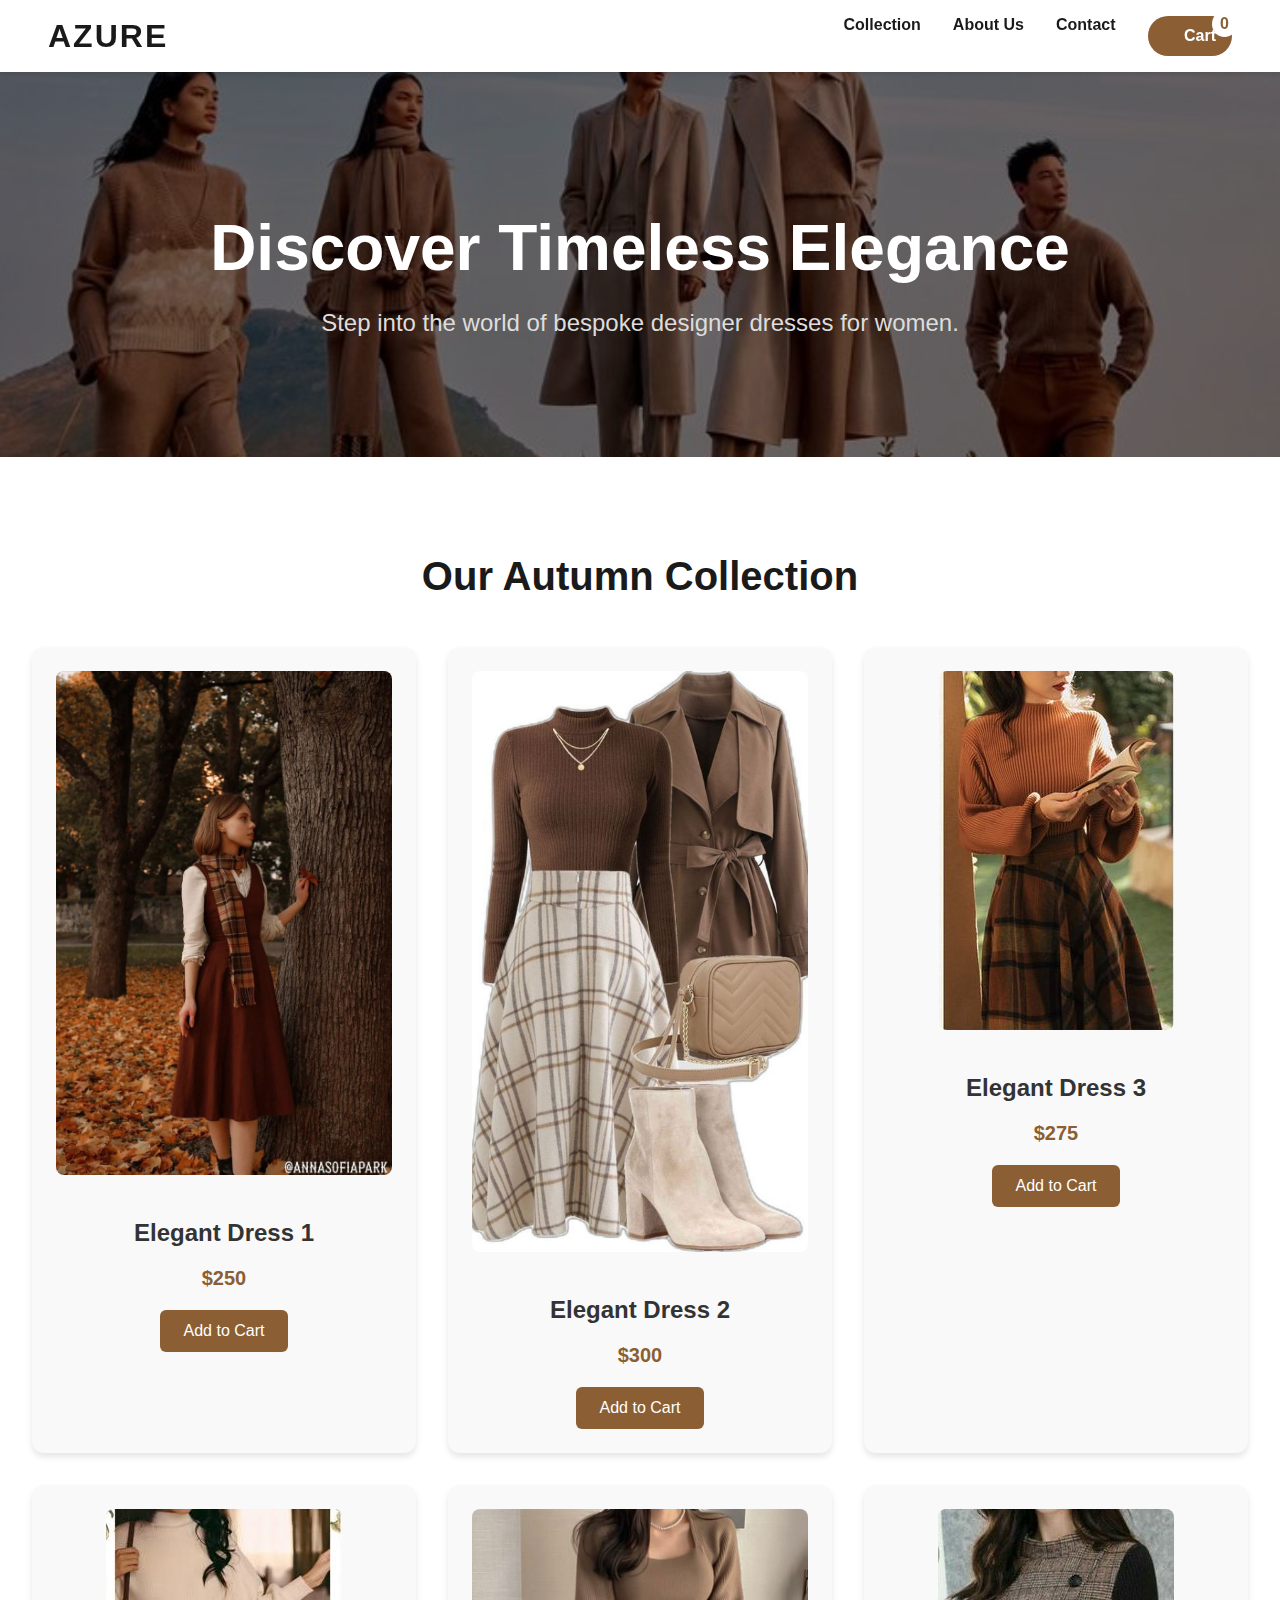
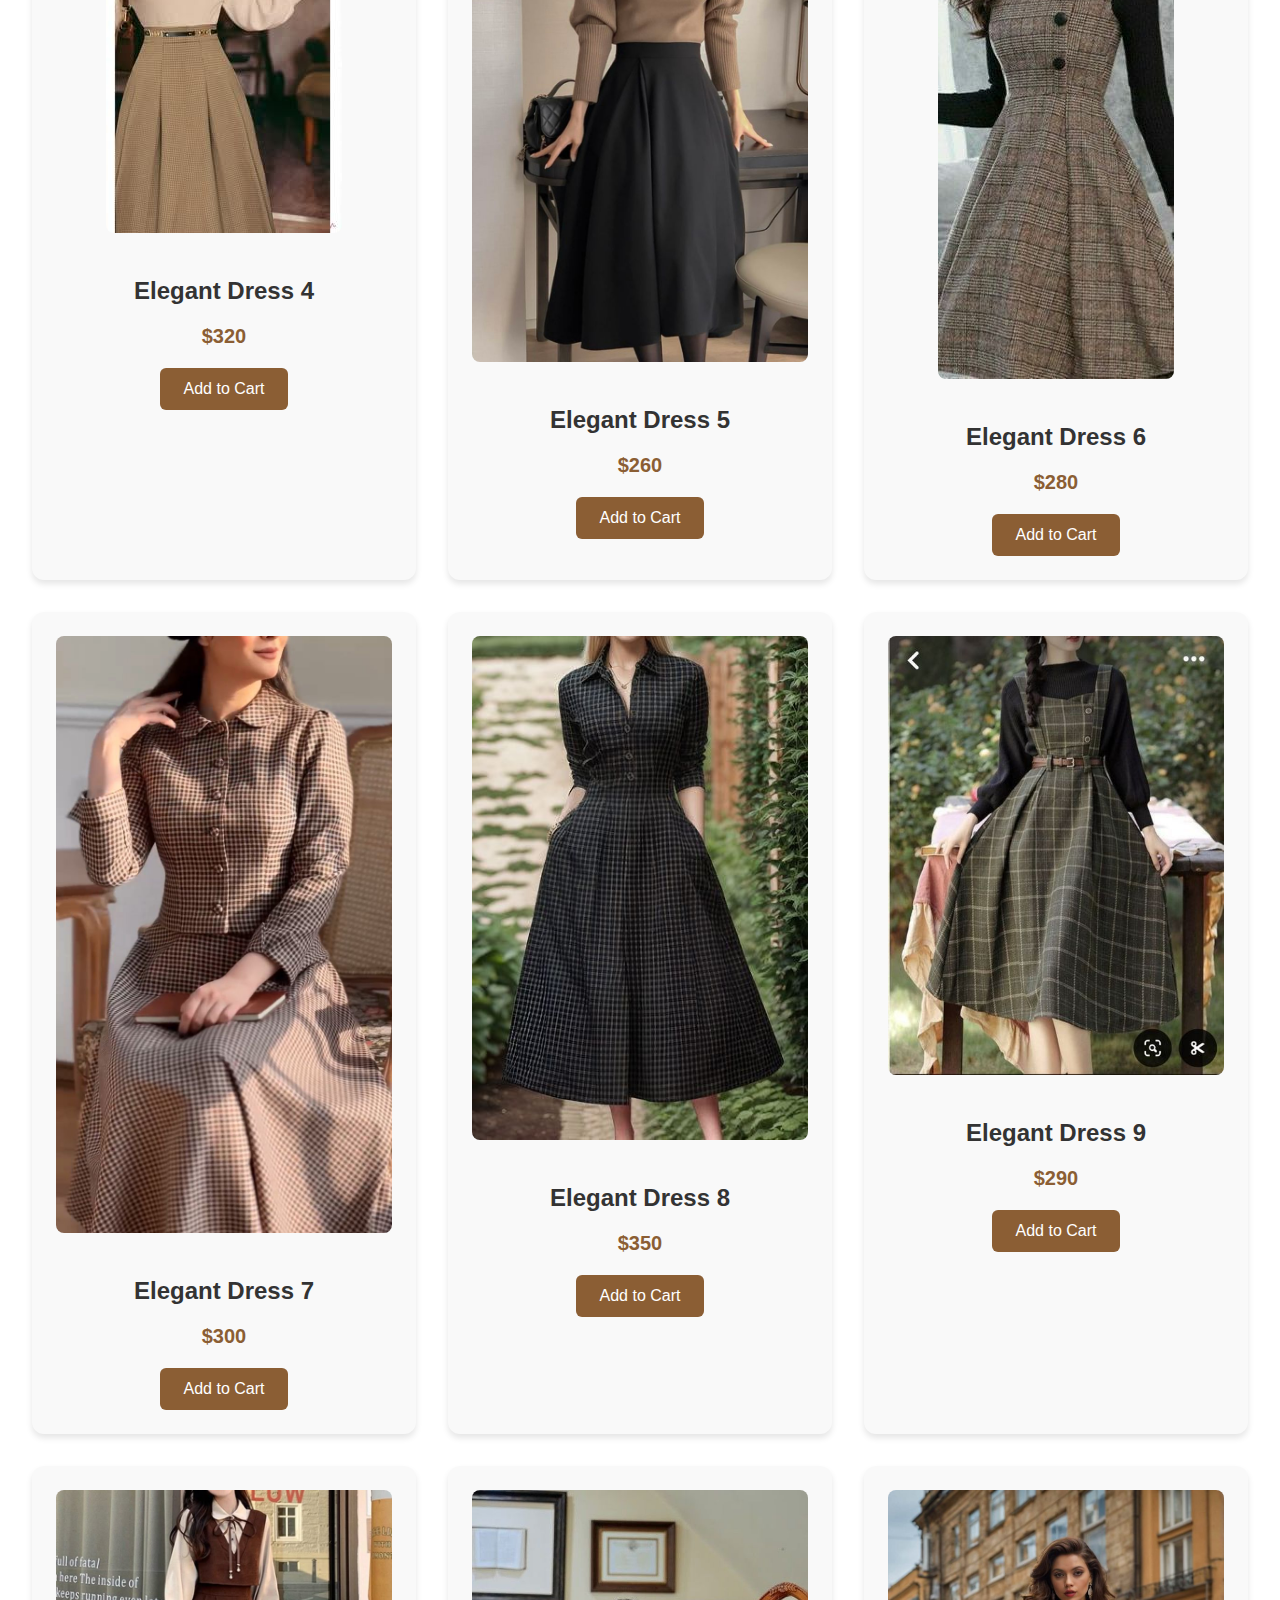
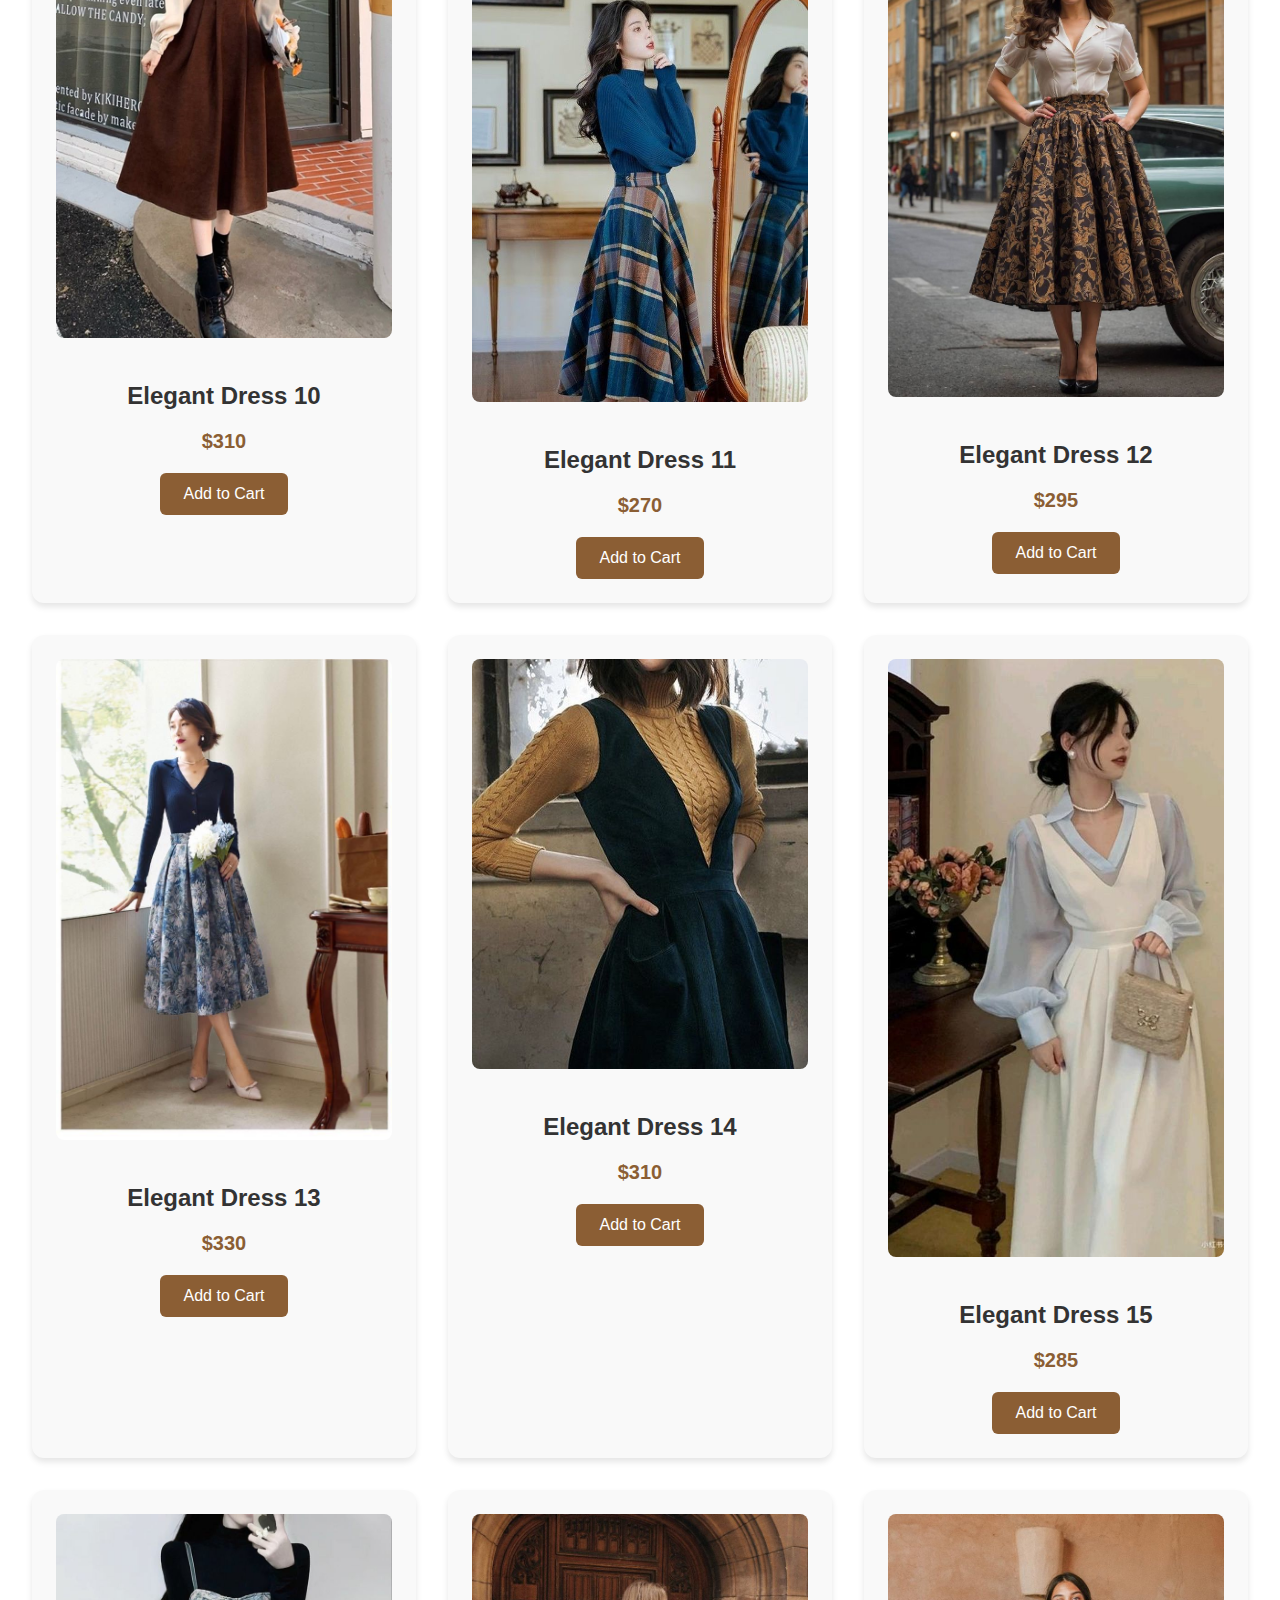
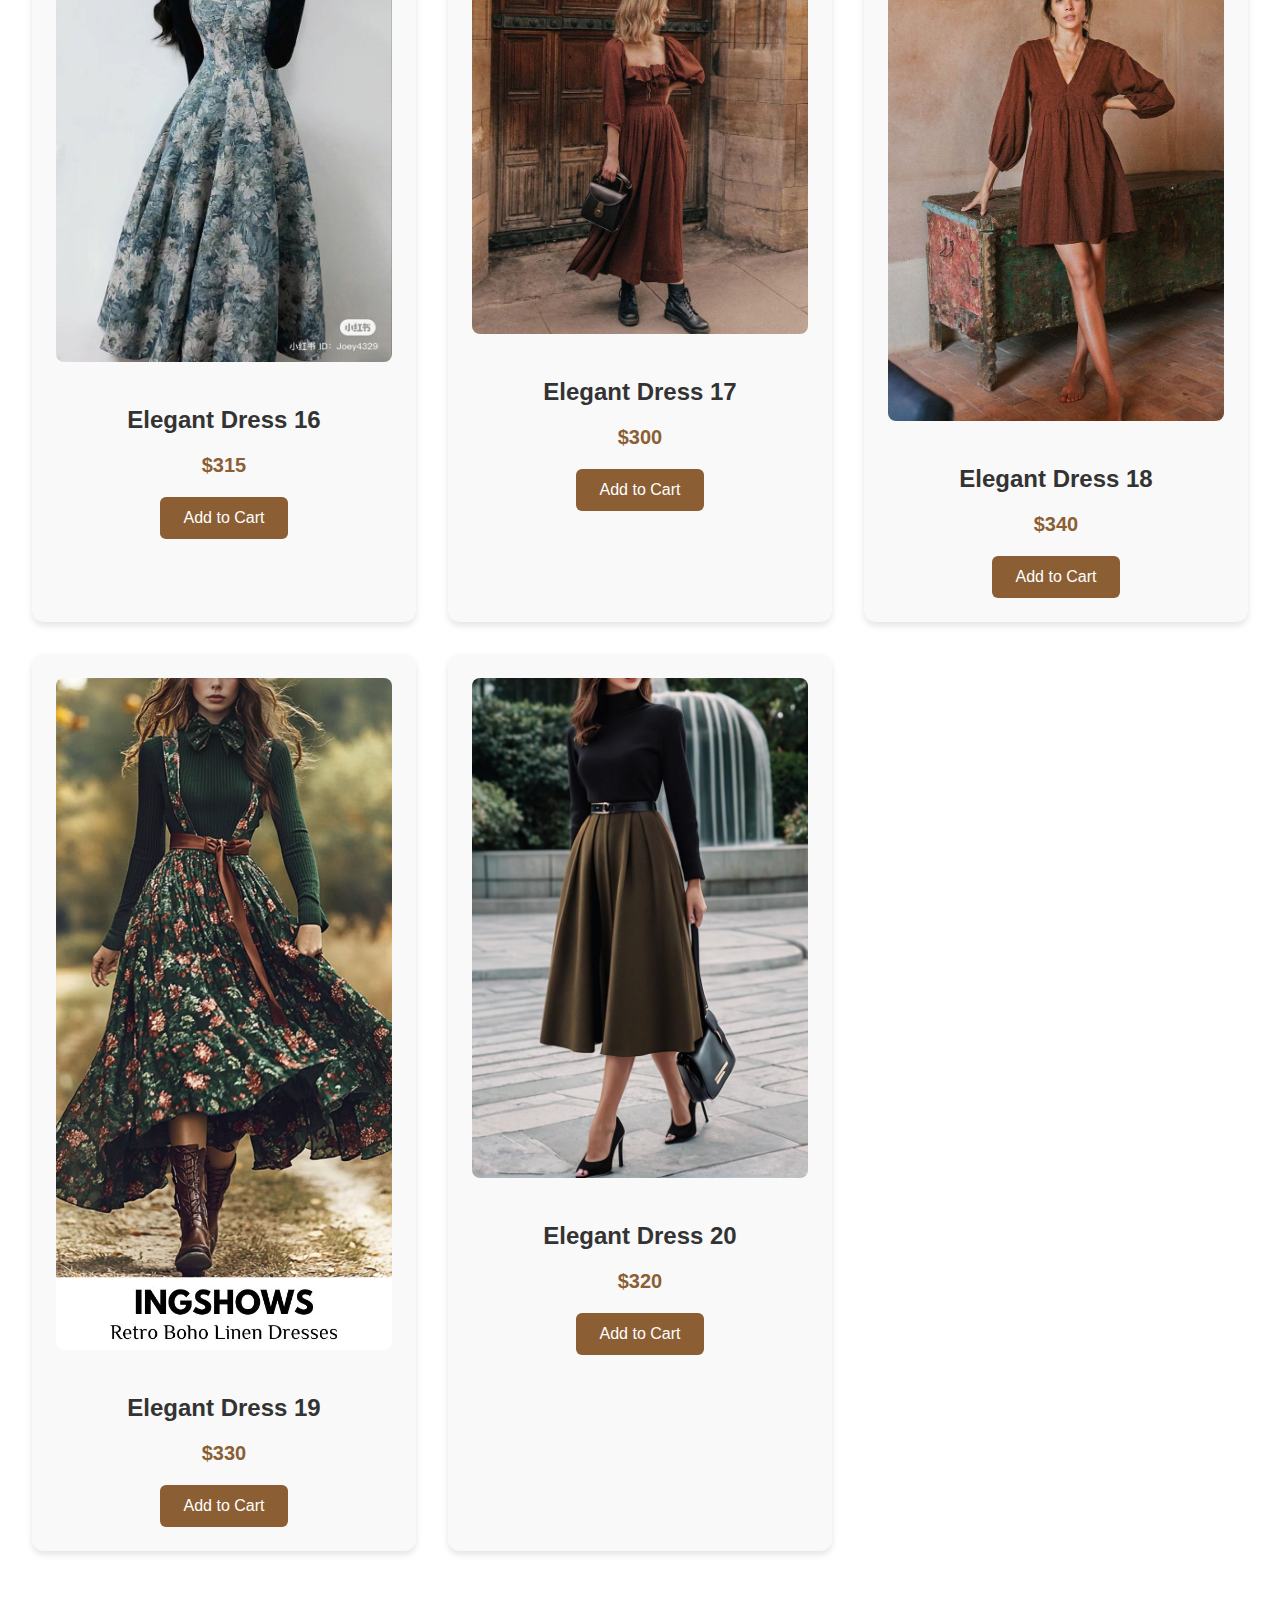
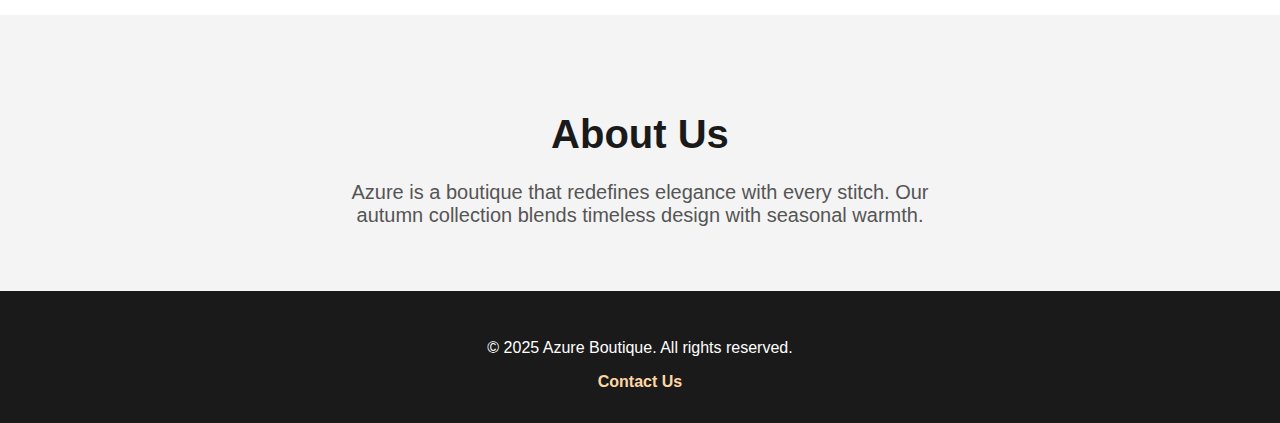
<file: index.html>
<!DOCTYPE html>
<html lang="en">
<head>
    <meta charset="UTF-8">
    <meta name="viewport" content="width=device-width, initial-scale=1.0">
    <title>Azure - Designer Boutique</title>
    <link rel="stylesheet" href="styles.css">
</head>
<body>
    <header class="header">
        <div class="logo">Azure</div>
        <nav class="nav">
            <ul>
                <li><a href="index.html#collection">Collection</a></li>
                <li><a href="#about">About Us</a></li>
                <li><a href="#contact">Contact</a></li>
                <li>
                    <!-- Cart button -->
                    <button id="cart-btn" class="cart-btn">
                        Cart <span id="cart-count">0</span>
                    </button>
                </li>
            </ul>
        </nav>
    </header>
    

    <section class="hero">
        <h1>Discover Timeless Elegance</h1>
        <p>Step into the world of bespoke designer dresses for women.</p>
    </section>

    <section class="collection" id="collection">
        <h2>Our Autumn Collection</h2>
        <div class="products">
            <!-- Row 1 -->
            <div class="product" data-id="1">
                <img src="dress/1.jpeg" alt="Elegant Dress 1">
                <h3>Elegant Dress 1</h3>
                <p>$250</p>
                <button class="add-to-cart">Add to Cart</button>
            </div>
            <div class="product" data-id="2">
                <img src="dress/2.jpeg" alt="Elegant Dress 2">
                <h3>Elegant Dress 2</h3>
                <p>$300</p>
                <button class="add-to-cart">Add to Cart</button>
            </div>
            <div class="product" data-id="3">
                <img src="dress/3.jpeg" alt="Elegant Dress 3">
                <h3>Elegant Dress 3</h3>
                <p>$275</p>
                <button class="add-to-cart">Add to Cart</button>
            </div>
            <div class="product" data-id="4">
                <img src="dress/4.jpeg" alt="Elegant Dress 4">
                <h3>Elegant Dress 4</h3>
                <p>$320</p>
                <button class="add-to-cart">Add to Cart</button>
            </div>
            <div class="product" data-id="5">
                <img src="dress/5.jpeg" alt="Elegant Dress 5">
                <h3>Elegant Dress 5</h3>
                <p>$260</p>
                <button class="add-to-cart">Add to Cart</button>
            </div>
    
            <!-- Row 2 -->
            <div class="product" data-id="6">
                <img src="dress/6.jpeg" alt="Elegant Dress 6">
                <h3>Elegant Dress 6</h3>
                <p>$280</p>
                <button class="add-to-cart">Add to Cart</button>
            </div>
            <div class="product" data-id="7">
                <img src="dress/7.jpeg" alt="Elegant Dress 7">
                <h3>Elegant Dress 7</h3>
                <p>$300</p>
                <button class="add-to-cart">Add to Cart</button>
            </div>
            <div class="product" data-id="8">
                <img src="dress/8.jpeg" alt="Elegant Dress 8">
                <h3>Elegant Dress 8</h3>
                <p>$350</p>
                <button class="add-to-cart">Add to Cart</button>
            </div>
            <div class="product" data-id="9">
                <img src="dress/9.jpeg" alt="Elegant Dress 9">
                <h3>Elegant Dress 9</h3>
                <p>$290</p>
                <button class="add-to-cart">Add to Cart</button>
            </div>
            <div class="product" data-id="10">
                <img src="dress/10.jpeg" alt="Elegant Dress 10">
                <h3>Elegant Dress 10</h3>
                <p>$310</p>
                <button class="add-to-cart">Add to Cart</button>
            </div>
    
            <!-- Row 3 -->
            <div class="product" data-id="11">
                <img src="dress/11.jpeg" alt="Elegant Dress 11">
                <h3>Elegant Dress 11</h3>
                <p>$270</p>
                <button class="add-to-cart">Add to Cart</button>
            </div>
            <div class="product" data-id="12">
                <img src="dress/12.jpeg" alt="Elegant Dress 12">
                <h3>Elegant Dress 12</h3>
                <p>$295</p>
                <button class="add-to-cart">Add to Cart</button>
            </div>
            <div class="product" data-id="13">
                <img src="dress/13.jpeg" alt="Elegant Dress 13">
                <h3>Elegant Dress 13</h3>
                <p>$330</p>
                <button class="add-to-cart">Add to Cart</button>
            </div>
            <div class="product" data-id="14">
                <img src="dress/14.jpeg" alt="Elegant Dress 14">
                <h3>Elegant Dress 14</h3>
                <p>$310</p>
                <button class="add-to-cart">Add to Cart</button>
            </div>
            <div class="product" data-id="15">
                <img src="dress/15.jpeg" alt="Elegant Dress 15">
                <h3>Elegant Dress 15</h3>
                <p>$285</p>
                <button class="add-to-cart">Add to Cart</button>
            </div>
    
            <!-- Row 4 -->
            <div class="product" data-id="16">
                <img src="dress/16.jpeg" alt="Elegant Dress 16">
                <h3>Elegant Dress 16</h3>
                <p>$315</p>
                <button class="add-to-cart">Add to Cart</button>
            </div>
            <div class="product" data-id="17">
                <img src="dress/17.jpeg" alt="Elegant Dress 17">
                <h3>Elegant Dress 17</h3>
                <p>$300</p>
                <button class="add-to-cart">Add to Cart</button>
            </div>
            <div class="product" data-id="18">
                <img src="dress/18.jpeg" alt="Elegant Dress 18">
                <h3>Elegant Dress 18</h3>
                <p>$340</p>
                <button class="add-to-cart">Add to Cart</button>
            </div>
            <div class="product" data-id="19">
                <img src="dress/19.jpeg" alt="Elegant Dress 19">
                <h3>Elegant Dress 19</h3>
                <p>$330</p>
                <button class="add-to-cart">Add to Cart</button>
            </div>
            <div class="product" data-id="20">
                <img src="dress/20.jpeg" alt="Elegant Dress 20">
                <h3>Elegant Dress 20</h3>
                <p>$320</p>
                <button class="add-to-cart">Add to Cart</button>
            </div>
        </div>
    </section>
    

    <section class="about" id="about">
        <h2>About Us</h2>
        <p>Azure is a boutique that redefines elegance with every stitch. Our autumn collection blends timeless design with seasonal warmth.</p>
    </section>

    <footer class="footer" id="contact">
        <p>&copy; 2025 Azure Boutique. All rights reserved.</p>
        <a href="mailto:contact@azure.com">Contact Us</a>
    </footer>

    <script src="script.js"></script>
</body>
</html>
</file>
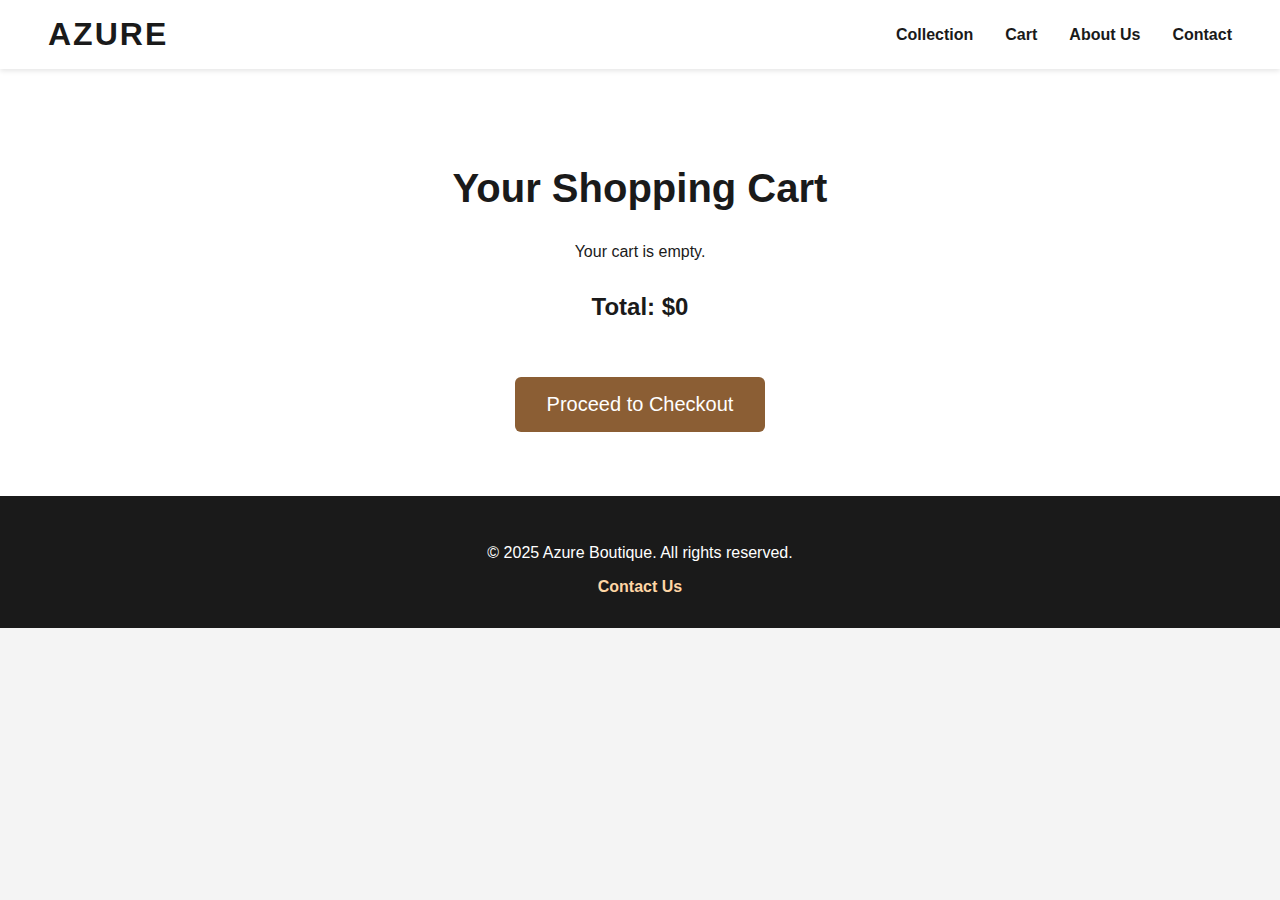
<file: cart.html>
<!DOCTYPE html>
<html lang="en">
<head>
    <meta charset="UTF-8">
    <meta name="viewport" content="width=device-width, initial-scale=1.0">
    <title>Azure - Shopping Cart</title>
    <link rel="stylesheet" href="styles.css">
</head>
<body>
    <header class="header">
        <div class="logo">Azure</div>
        <nav class="nav">
            <ul>
                <li><a href="index.html#collection">Collection</a></li>
                <li><a href="cart.html">Cart</a></li>
                <li><a href="#about">About Us</a></li>
                <li><a href="#contact">Contact</a></li>
            </ul>
        </nav>
    </header>

    <section class="cart" id="cart">
        <h2>Your Shopping Cart</h2>
        <div id="cart-items">
            <!-- Cart items will be inserted here dynamically -->
        </div>
        <div id="cart-total">
            <p>Total: $<span id="total-price">0</span></p>
        </div>
        <button id="checkout-button" class="checkout-btn">Proceed to Checkout</button>
    </section>

    <footer class="footer">
        <p>&copy; 2025 Azure Boutique. All rights reserved.</p>
        <a href="mailto:contact@azure.com">Contact Us</a>
    </footer>

    <script src="cart.js"></script>
</body>
</html>
</file>
<file: styles.css>
/* styles.css */
body {
    font-family: 'Helvetica Neue', sans-serif;
    margin: 0;
    padding: 0;
    background-color: #f4f4f4;
    color: #1a1a1a;
}

.header {
    display: flex;
    justify-content: space-between;
    align-items: center;
    padding: 1rem 3rem;
    background-color: #fff;
    box-shadow: 0 2px 5px rgba(0, 0, 0, 0.1);
    position: sticky;
    top: 0;
    z-index: 1000;
}

.header .logo {
    font-size: 2rem;
    font-weight: bold;
    text-transform: uppercase;
    letter-spacing: 2px;
    color: #1a1a1a;
}

.nav ul {
    display: flex;
    list-style: none;
    padding: 0;
    margin: 0;
}

.nav ul li {
    margin-left: 2rem;
}

.nav ul li a {
    text-decoration: none;
    color: #1a1a1a;
    font-weight: bold;
    font-size: 1rem;
    transition: color 0.3s;
}

.nav ul li a:hover {
    color: #8b5e34;
}

.hero {
    text-align: center;
    padding: 6rem 2rem;
    background: url('hero-bg.jpeg') no-repeat center center/cover;
    color: #fff;
    position: relative;
}

.hero::after {
    content: '';
    position: absolute;
    top: 0;
    left: 0;
    right: 0;
    bottom: 0;
    background: rgba(0, 0, 0, 0.5);
    z-index: 0;
}

.hero h1 {
    font-size: 4rem;
    margin-bottom: 1rem;
    z-index: 1;
    position: relative;
}

.hero p {
    font-size: 1.5rem;
    color: #ddd;
    z-index: 1;
    position: relative;
}

.collection {
    padding: 4rem 2rem;
    background-color: #fff;
}

.collection h2 {
    text-align: center;
    margin-bottom: 3rem;
    font-size: 2.5rem;
    color: #1a1a1a;
}

.products {
    display: grid;
    grid-template-columns: repeat(auto-fill, minmax(300px, 1fr));
    gap: 2rem;
}

.product {
    background-color: #f9f9f9;
    border-radius: 12px;
    padding: 1.5rem;
    text-align: center;
    box-shadow: 0 4px 6px rgba(0, 0, 0, 0.1);
    transition: transform 0.3s, box-shadow 0.3s;
}

.product:hover {
    transform: translateY(-5px);
    box-shadow: 0 8px 12px rgba(0, 0, 0, 0.15);
}

.product img {
    max-width: 100%;
    border-radius: 8px;
    margin-bottom: 1rem;
}

.product h3 {
    font-size: 1.5rem;
    margin-bottom: 0.5rem;
    color: #333;
}

.product p {
    color: #8b5e34;
    font-size: 1.25rem;
    font-weight: bold;
}

.product .add-to-cart {
    background-color: #8b5e34;
    color: #fff;
    padding: 0.75rem 1.5rem;
    border: none;
    border-radius: 6px;
    cursor: pointer;
    font-size: 1rem;
    transition: background-color 0.3s;
}

.product .add-to-cart:hover {
    background-color: #5e3c1b;
}

.about {
    padding: 4rem 2rem;
    text-align: center;
    background-color: #f4f4f4;
}

.about h2 {
    margin-bottom: 1.5rem;
    font-size: 2.5rem;
    color: #1a1a1a;
}

.about p {
    font-size: 1.25rem;
    color: #555;
    max-width: 600px;
    margin: 0 auto;
}

.footer {
    text-align: center;
    padding: 2rem;
    background-color: #1a1a1a;
    color: #fff;
}

.footer a {
    color: #ffd6a5;
    text-decoration: none;
    font-weight: bold;
}

.footer a:hover {
    text-decoration: underline;
}

.cart {
    padding: 4rem 2rem;
    background-color: #fff;
    text-align: center;
}

.cart h2 {
    font-size: 2.5rem;
    color: #1a1a1a;
    margin-bottom: 2rem;
}

.cart-item {
    display: flex;
    align-items: center;
    justify-content: space-between;
    margin-bottom: 1.5rem;
    padding: 1rem;
    background-color: #f9f9f9;
    border-radius: 8px;
    box-shadow: 0 4px 6px rgba(0, 0, 0, 0.1);
}

.cart-item img {
    max-width: 100px;
    margin-right: 1.5rem;
}

.cart-item h3 {
    font-size: 1.25rem;
    color: #333;
}

.cart-item p {
    font-size: 1.25rem;
    color: #8b5e34;
}

#cart-total {
    font-size: 1.5rem;
    font-weight: bold;
    margin-top: 2rem;
}

.checkout-btn {
    background-color: #8b5e34;
    color: #fff;
    padding: 1rem 2rem;
    border: none;
    border-radius: 6px;
    cursor: pointer;
    font-size: 1.25rem;
    margin-top: 2rem;
    transition: background-color 0.3s;
}

.checkout-btn:hover {
    background-color: #5e3c1b;
}


/* Cart button styling */
.cart-btn {
    display: flex;
    align-items: center;
    justify-content: center;
    background-color: #8b5e34;
    color: white;
    padding: 8px 16px; /* Reduced padding for a smaller button */
    border-radius: 50px;
    font-size: 1rem; /* Adjusted font size */
    font-weight: bold;
    cursor: pointer;
    border: none;
    transition: background-color 0.3s, transform 0.3s;
    position: relative;
    height: 40px; /* Set a fixed height */
}

.cart-btn:hover {
    background-color: #5e3c1b;
    transform: scale(1.05);
}

.cart-btn #cart-count {
    background-color: #fff;
    color: #8b5e34;
    font-size: 1rem;
    font-weight: bold;
    padding: 4px 8px; /* Smaller padding for cart count */
    border-radius: 50%;
    position: absolute;
    top: -5px;
    right: -5px;
    display: flex;
    align-items: center;
    justify-content: center;
}

/* Shopping cart icon */
.cart-btn::before {
    content: "\f07a"; /* Font Awesome cart icon */
    font-family: "Font Awesome 5 Free"; /* Use Font Awesome font */
    font-weight: 900;
    margin-right: 8px; /* Reduced margin for icon */
}
</file>
